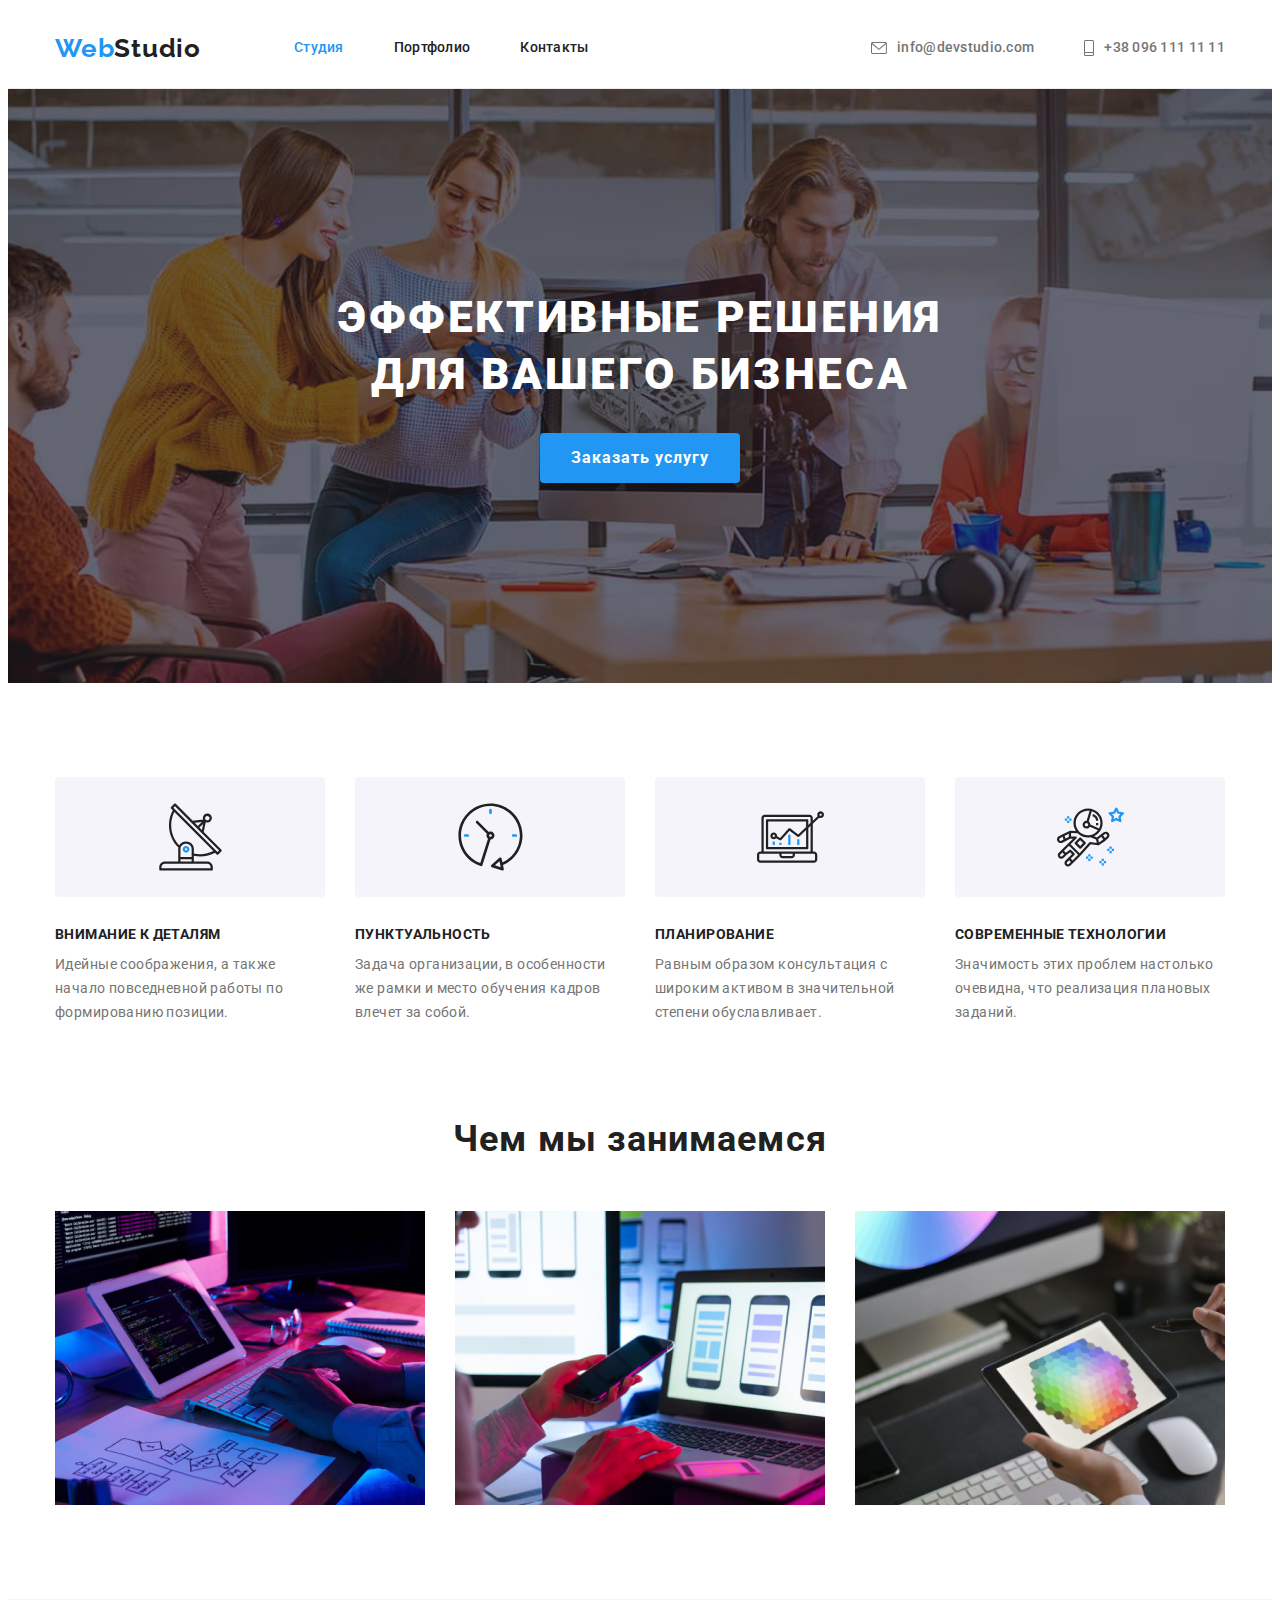
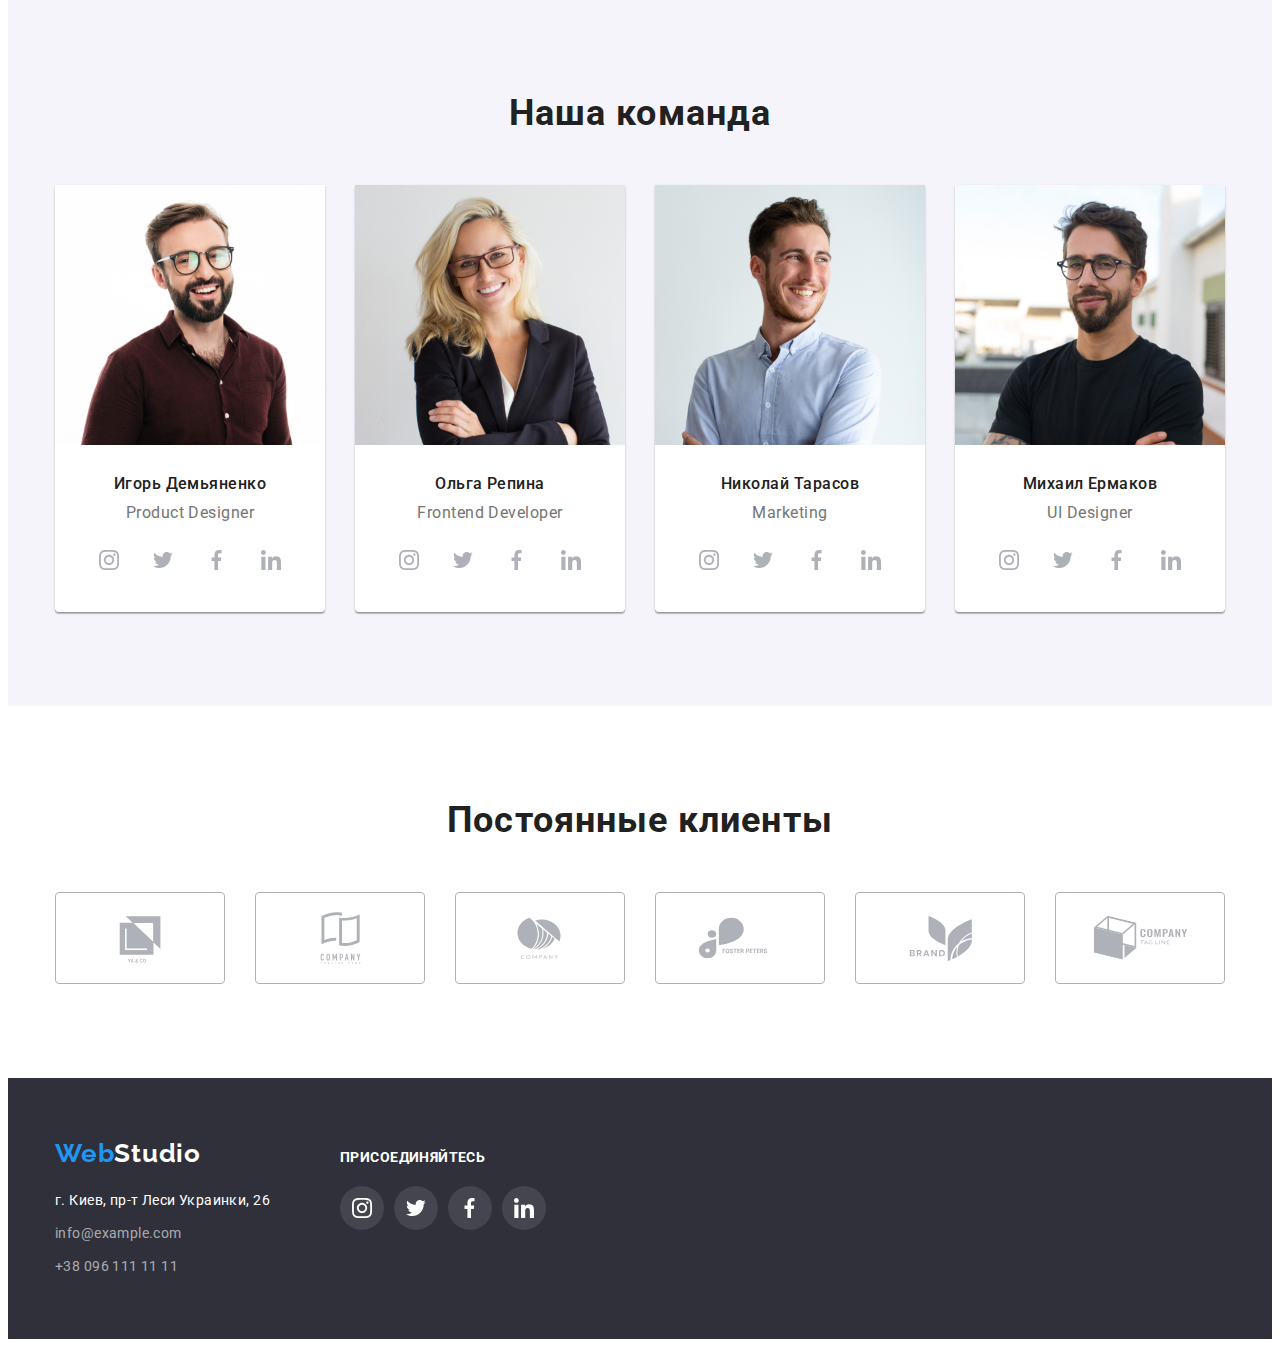
<file: index.html>
<!DOCTYPE html>
<html lang="ru">
  <head>
    <meta charset="UTF-8" />
    <meta http-equiv="X-UA-Compatible" content="IE=edge" />
    <meta name="viewport" content="width=device-width, initial-scale=1.0" />
    <title>Document</title>
    <link
      href="https://fonts.googleapis.com/css2?family=Raleway:wght@700&family=Roboto:wght@400;500;700;900&display=swap"
      rel="stylesheet"
    />
    <link
      rel="stylesheet"
      href="https://cdnjs.cloudflare.com/ajax/libs/modern-normalize/1.1.0/modern-normalize.min.css"
      integrity="sha512-wpPYUAdjBVSE4KJnH1VR1HeZfpl1ub8YT/NKx4PuQ5NmX2tKuGu6U/JRp5y+Y8XG2tV+wKQpNHVUX03MfMFn9Q=="
      crossorigin="anonymous"
      referrerpolicy="no-referrer"
    />
    <link rel="stylesheet" href="./css/styles.css" />
  </head>
  <body>
    <header class="header">
      <div class="container">
        <nav class="header-nav">
          <a class="header-logo link" href="index.html" lang="en"
            >Web<span class="logo-accent-hdr">Studio</span></a
          >
          <ul class="header-list list">
            <li class="header-item">
              <a href="./index.html" class="header-link link current">Студия</a>
            </li>
            <li class="header-item">
              <a href="./portfolio.html" class="header-link link">Портфолио</a>
            </li>
            <li class="header-item">
              <a href="#contacts" class="header-link link">Контакты</a>
            </li>
          </ul>
        </nav>

        <ul class="contacts list">
          <li class="ci">
            <a class="contacts-link link" href="mailto:info@devstudio.com">
              <svg class="contacts-link-icon" width="16" height="12">
                <use href="./images/symbol-defs.svg#icon-envelope"></use>
              </svg>
              info@devstudio.com
            </a>
          </li>
          <li class="ci">
            <a class="contacts-link link" href="tel:+380961111111">
              <svg class="contacts-link-icon" width="10" height="16">
                <use href="./images/symbol-defs.svg#icon-tel"></use>
              </svg>
              +38 096 111 11 11
            </a>
          </li>
        </ul>
      </div>
    </header>

    <main>
      <section class="hero">
        <div class="container">
          <h1 class="hero-text">Эффективные решения для вашего бизнеса</h1>
          <button class="hero-button pointer" type="button">
            <span class="hero-button-text">Заказать услугу</span>
          </button>
        </div>
      </section>

      <section class="section competences">
        <div class="container">
          <ul class="competences-list list">
            <li class="comp-it">
              <div class="frame">
                <svg class="competences-icon" width="70" height="70">
                  <use href="./images/symbol-defs.svg#icon-antenna"></use>
                </svg>
              </div>
              <h2 class="top-text">Внимание к деталям</h2>
              <p class="bottom-text">
                Идейные соображения, а также начало повседневной работы по
                формированию позиции.
              </p>
            </li>
            <li class="comp-it">
              <div class="frame">
                <svg class="competences-icon" width="70" height="70">
                  <use href="./images/symbol-defs.svg#icon-clock"></use>
                </svg>
              </div>
              <h2 class="top-text">Пунктуальность</h2>
              <p class="bottom-text">
                Задача организации, в особенности же рамки и место обучения
                кадров влечет за собой.
              </p>
            </li>
            <li class="comp-it">
              <div class="frame">
                <svg class="competences-icon" width="70" height="70">
                  <use href="./images/symbol-defs.svg#icon-diagram"></use>
                </svg>
              </div>
              <h2 class="top-text">Планирование</h2>
              <p class="bottom-text">
                Равным образом консультация с широким активом в значительной
                степени обуславливает.
              </p>
            </li>
            <li class="comp-it">
              <div class="frame">
                <svg class="competences-icon" width="70" height="70">
                  <use href="./images/symbol-defs.svg#icon-astronaut"></use>
                </svg>
              </div>
              <h2 class="top-text">Современные технологии</h2>
              <p class="bottom-text">
                Значимость этих проблем настолько очевидна, что реализация
                плановых заданий.
              </p>
            </li>
          </ul>
        </div>
      </section>

      <section class="section zero work">
        <div class="container">
          <h2 class="work-title">Чем мы занимаемся</h2>
          <ul class="work-img list">
            <li class="wi">
              <img
                src="./images/img1.jpg"
                alt="Набирает на клавиатуре"
                width="370"
                height="294"
              />
            </li>
            <li class="wi">
              <img
                src="./images/img2.jpg"
                alt="Держит смартфон"
                width="370"
                height="294"
              />
            </li>
            <li class="wi">
              <img
                src="./images/img3.jpg"
                alt="Держит планшет"
                width="370"
                height="294"
              />
            </li>
          </ul>
        </div>
      </section>

      <section class="section bg crew">
        <div class="container">
          <h2 class="crew-title">Наша команда</h2>
          <ul class="crew-list list">
            <li class="crew-item">
              <img
                src="./images/img4.jpg"
                alt="фото Игоря Демьяненко"
                width="270"
                height="260"
              />
              <div class="img-atributes-hdr">
                <h3 class="crew-names">Игорь Демьяненко</h3>
                <p lang="en" class="crew-profession">Product Designer</p>
                <ul class="work-soc-list list">
                  <li class="work-soc-item">
                    <a href="" class="work-soc-link link">
                      <svg class="work-soc-icon" width="20" height="20">
                        <use
                          href="./images/symbol-defs.svg#icon-instagram"
                        ></use>
                      </svg>
                    </a>
                  </li>
                  <li class="work-soc-item">
                    <a href="" class="work-soc-link link">
                      <svg class="work-soc-icon" width="20" height="20">
                        <use href="./images/symbol-defs.svg#icon-twitter"></use>
                      </svg>
                    </a>
                  </li>
                  <li class="work-soc-item">
                    <a href="" class="work-soc-link link">
                      <svg class="work-soc-icon" width="20" height="20">
                        <use
                          href="./images/symbol-defs.svg#icon-facebook"
                        ></use>
                      </svg>
                    </a>
                  </li>
                  <li class="work-soc-item">
                    <a href="" class="work-soc-link link">
                      <svg class="work-soc-icon" width="20" height="20">
                        <use
                          href="./images/symbol-defs.svg#icon-linkedin"
                        ></use>
                      </svg>
                    </a>
                  </li>
                </ul>
              </div>
            </li>
            <li class="crew-item">
              <img
                src="./images/img5.jpg"
                alt="фото Ольги Репиной"
                width="270"
                height="260"
              />
              <div class="img-atributes-hdr">
                <h3 class="crew-names">Ольга Репина</h3>
                <p lang="en" class="crew-profession">Frontend Developer</p>
                <ul class="work-soc-list list">
                  <li class="work-soc-item">
                    <a href="" class="work-soc-link link">
                      <svg class="work-soc-icon" width="20" height="20">
                        <use
                          href="./images/symbol-defs.svg#icon-instagram"
                        ></use>
                      </svg>
                    </a>
                  </li>
                  <li class="work-soc-item">
                    <a href="" class="work-soc-link link">
                      <svg class="work-soc-icon" width="20" height="20">
                        <use href="./images/symbol-defs.svg#icon-twitter"></use>
                      </svg>
                    </a>
                  </li>
                  <li class="work-soc-item">
                    <a href="" class="work-soc-link link">
                      <svg class="work-soc-icon" width="20" height="20">
                        <use
                          href="./images/symbol-defs.svg#icon-facebook"
                        ></use>
                      </svg>
                    </a>
                  </li>
                  <li class="work-soc-item">
                    <a href="" class="work-soc-link link">
                      <svg class="work-soc-icon" width="20" height="20">
                        <use
                          href="./images/symbol-defs.svg#icon-linkedin"
                        ></use>
                      </svg>
                    </a>
                  </li>
                </ul>
              </div>
            </li>
            <li class="crew-item">
              <img
                src="./images/img6.jpg"
                alt="фото Николая Тарасова"
                width="270"
                height="260"
              />
              <div class="img-atributes-hdr">
                <h3 class="crew-names">Николай Тарасов</h3>
                <p lang="en" class="crew-profession">Marketing</p>
                <ul class="work-soc-list list">
                  <li class="work-soc-item">
                    <a href="" class="work-soc-link link">
                      <svg class="work-soc-icon" width="20" height="20">
                        <use
                          href="./images/symbol-defs.svg#icon-instagram"
                        ></use>
                      </svg>
                    </a>
                  </li>
                  <li class="work-soc-item">
                    <a href="" class="work-soc-link link">
                      <svg class="work-soc-icon" width="20" height="20">
                        <use href="./images/symbol-defs.svg#icon-twitter"></use>
                      </svg>
                    </a>
                  </li>
                  <li class="work-soc-item">
                    <a href="" class="work-soc-link link">
                      <svg class="work-soc-icon" width="20" height="20">
                        <use
                          href="./images/symbol-defs.svg#icon-facebook"
                        ></use>
                      </svg>
                    </a>
                  </li>
                  <li class="work-soc-item">
                    <a href="" class="work-soc-link link">
                      <svg class="work-soc-icon" width="20" height="20">
                        <use
                          href="./images/symbol-defs.svg#icon-linkedin"
                        ></use>
                      </svg>
                    </a>
                  </li>
                </ul>
              </div>
            </li>
            <li class="crew-item">
              <img
                src="./images/img7.jpg"
                alt="фото Михаила Ермакова"
                width="270"
                height="260"
              />
              <div class="img-atributes-hdr">
                <h3 class="crew-names">Михаил Ермаков</h3>
                <p lang="en" class="crew-profession">UI Designer</p>
                <ul class="work-soc-list list">
                  <li class="work-soc-item">
                    <a href="" class="work-soc-link link">
                      <svg class="work-soc-icon" width="20" height="20">
                        <use
                          href="./images/symbol-defs.svg#icon-instagram"
                        ></use>
                      </svg>
                    </a>
                  </li>
                  <li class="work-soc-item">
                    <a href="" class="work-soc-link link">
                      <svg class="work-soc-icon" width="20" height="20">
                        <use href="./images/symbol-defs.svg#icon-twitter"></use>
                      </svg>
                    </a>
                  </li>
                  <li class="work-soc-item">
                    <a href="" class="work-soc-link link">
                      <svg class="work-soc-icon" width="20" height="20">
                        <use
                          href="./images/symbol-defs.svg#icon-facebook"
                        ></use>
                      </svg>
                    </a>
                  </li>
                  <li class="work-soc-item">
                    <a href="" class="work-soc-link link">
                      <svg class="work-soc-icon" width="20" height="20">
                        <use
                          href="./images/symbol-defs.svg#icon-linkedin"
                        ></use>
                      </svg>
                    </a>
                  </li>
                </ul>
              </div>
            </li>
          </ul>
        </div>
      </section>

      <section class="section partners">
        <div class="container">
          <h2 class="partners-title">Постоянные клиенты</h2>
          <ul class="partners-list list">
            <li class="partners-item">
              <a href="" class="partners-link link">
                <svg class="partners-icon" width="106" height="60">
                  <use href="./images/symbol-defs.svg#icon-Logo1"></use>
                </svg>
              </a>
            </li>
            <li class="partners-item">
              <a href="" class="partners-link link">
                <svg class="partners-icon" width="106" height="60">
                  <use href="./images/symbol-defs.svg#icon-Logo2"></use>
                </svg>
              </a>
            </li>
            <li class="partners-item">
              <a href="" class="partners-link link">
                <svg class="partners-icon" width="106" height="60">
                  <use href="./images/symbol-defs.svg#icon-Logo3"></use>
                </svg>
              </a>
            </li>
            <li class="partners-item">
              <a href="" class="partners-link link">
                <svg class="partners-icon" width="106" height="60">
                  <use href="./images/symbol-defs.svg#icon-Logo4"></use>
                </svg>
              </a>
            </li>
            <li class="partners-item">
              <a href="" class="partners-link link">
                <svg class="partners-icon" width="106" height="60">
                  <use href="./images/symbol-defs.svg#icon-Logo5"></use>
                </svg>
              </a>
            </li>
            <li class="partners-item">
              <a href="" class="partners-link link">
                <svg class="partners-icon" width="106" height="60">
                  <use href="./images/symbol-defs.svg#icon-Logo6"></use>
                </svg>
              </a>
            </li>
          </ul>
        </div>
      </section>
    </main>

    <footer class="footer">
      <div class="container">
        <section class="footer-main footer-item">
          <a class="footer-logo link" href="index.html" lang="en"
            >Web<span class="logo-accent">Studio</span></a
          >
          <address>
            <ul class="list">
              <li class="footer-info">
                <a
                  class="map-link link"
                  href="https://bit.ly/3pXMvUd"
                  target="_blank"
                  rel="noopener noreferrer"
                  >г. Киев, пр-т Леси Украинки, 26</a
                >
              </li>
              <li class="footer-info">
                <a class="footer-contacts link" href="mailto:info@devstudio.com"
                  >info@example.com</a
                >
              </li>
              <li>
                <a class="footer-contacts link" href="tel:+380961111111"
                  >+38 096 111 11 11</a
                >
              </li>
            </ul>
          </address>
        </section>
        <div class="footer-soc footer-item">
          <p class="soc-title">ПРИСОЕДИНЯЙТЕСЬ</p>
          <ul class="footer-soc-list list">
            <li class="footer-soc-item">
              <a href="" class="footer-soc-link link">
                <svg class="footer-soc-icon" width="20" height="20">
                  <use href="./images/symbol-defs.svg#icon-instagram"></use>
                </svg>
              </a>
            </li>
            <li class="footer-soc-item">
              <a href="" class="footer-soc-link link">
                <svg class="footer-soc-icon" width="20" height="20">
                  <use href="./images/symbol-defs.svg#icon-twitter"></use>
                </svg>
              </a>
            </li>
            <li class="footer-soc-item">
              <a href="" class="footer-soc-link link">
                <svg class="footer-soc-icon" width="20" height="20">
                  <use href="./images/symbol-defs.svg#icon-facebook"></use>
                </svg>
              </a>
            </li>
            <li class="footer-soc-item">
              <a href="" class="footer-soc-link link">
                <svg class="footer-soc-icon" width="20" height="20">
                  <use href="./images/symbol-defs.svg#icon-linkedin"></use>
                </svg>
              </a>
            </li>
          </ul>
        </div>
      </div>
    </footer>
  </body>
</html>
</file>
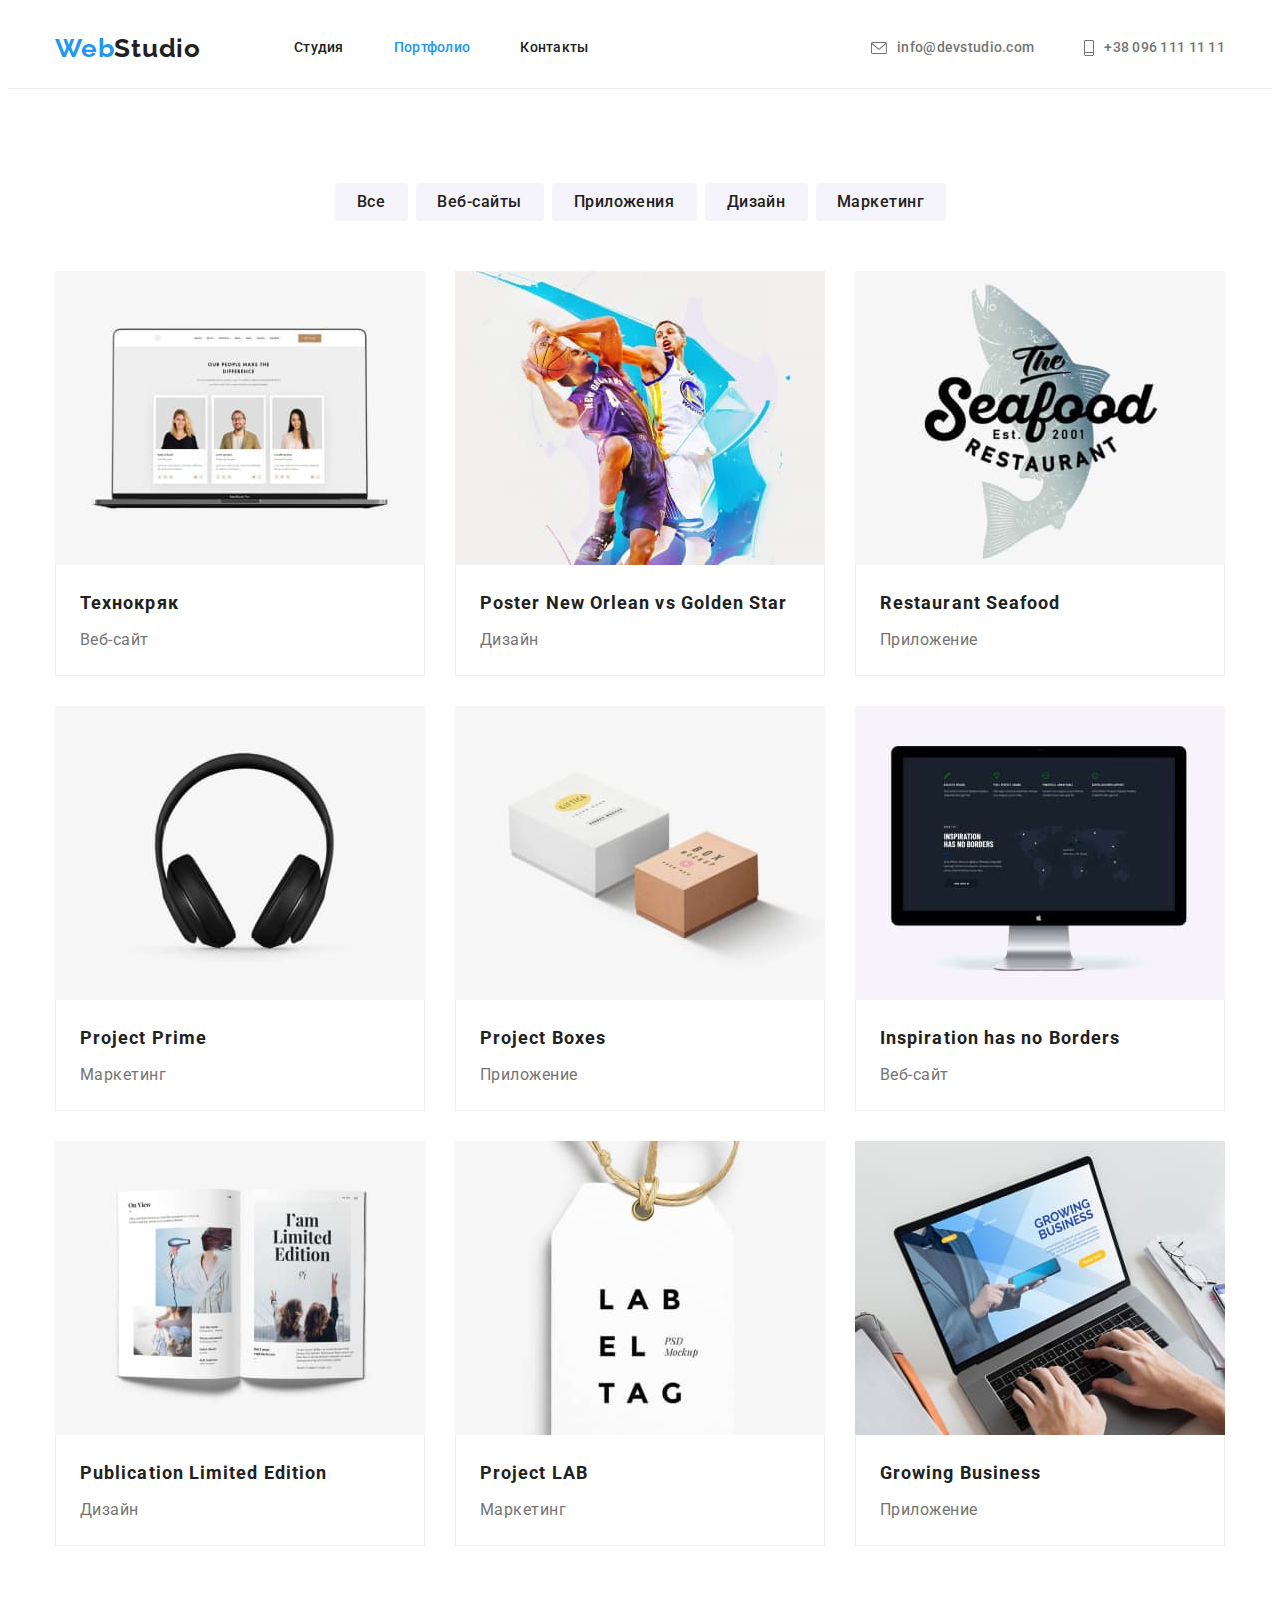
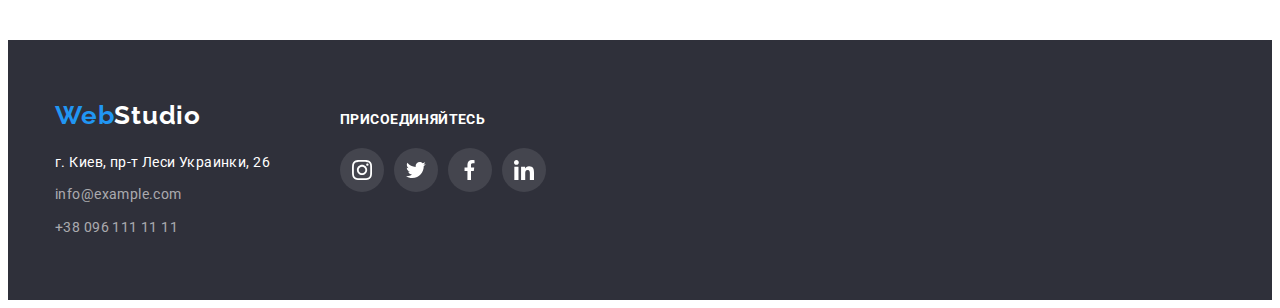
<file: portfolio.html>
<!DOCTYPE html>
<html lang="ru">
  <head>
    <meta charset="UTF-8" />
    <meta http-equiv="X-UA-Compatible" content="IE=edge" />
    <meta name="viewport" content="width=device-width, initial-scale=1.0" />
    <title>Document</title>
    <link
      href="https://fonts.googleapis.com/css2?family=Raleway:wght@700&family=Roboto:wght@400;500;700;900&display=swap"
      rel="stylesheet"
    />
    <link
      rel="stylesheet"
      href="https://cdnjs.cloudflare.com/ajax/libs/modern-normalize/1.1.0/modern-normalize.min.css"
      integrity="sha512-wpPYUAdjBVSE4KJnH1VR1HeZfpl1ub8YT/NKx4PuQ5NmX2tKuGu6U/JRp5y+Y8XG2tV+wKQpNHVUX03MfMFn9Q=="
      crossorigin="anonymous"
      referrerpolicy="no-referrer"
    />
    <link rel="stylesheet" href="./css/styles.css" />
  </head>
  <body>
    <header class="header">
      <div class="container">
        <nav class="header-nav">
          <a class="header-logo link" href="index.html" lang="en"
            >Web<span class="logo-accent-hdr">Studio</span></a
          >
          <ul class="header-list list">
            <li class="header-item">
              <a href="./index.html" class="header-link link">Студия</a>
            </li>
            <li class="header-item">
              <a href="./portfolio.html" class="header-link link current"
                >Портфолио</a
              >
            </li>
            <li class="header-item">
              <a href="#contacts" class="header-link link">Контакты</a>
            </li>
          </ul>
        </nav>

        <ul class="contacts list">
          <li class="ci">
            <a class="contacts-link link" href="mailto:info@devstudio.com">
              <svg class="contacts-link-icon" width="16" height="12">
                <use href="./images/symbol-defs.svg#icon-envelope"></use>
              </svg>
              info@devstudio.com
            </a>
          </li>
          <li class="ci">
            <a class="contacts-link link" href="tel:+380961111111">
              <svg class="contacts-link-icon" width="10" height="16">
                <use href="./images/symbol-defs.svg#icon-tel"></use>
              </svg>
              +38 096 111 11 11
            </a>
          </li>
        </ul>
      </div>
    </header>

    <main>
      <section class="section">
        <div class="container">
          <h1 class="button-list">Список кнопок</h1>
          <ul class="list random">
            <li class="ri">
              <button class="button-one pointer" type="button">
                <span class="button-txt">Все</span>
              </button>
            </li>
            <li class="ri">
              <button class="button-two pointer" type="button">
                <span class="button-txt">Веб-сайты</span>
              </button>
            </li>
            <li class="ri">
              <button class="button-three pointer" type="button">
                <span class="button-txt">Приложения</span>
              </button>
            </li>
            <li class="ri">
              <button class="button-four pointer" type="button">
                <span class="button-txt">Дизайн</span>
              </button>
            </li>
            <li class="ri">
              <button class="button-five pointer" type="button">
                <span class="button-txt">Маркетинг</span>
              </button>
            </li>
          </ul>

          <ul class="projects-list list">
            <li class="portfolio-item link">
              <a href="" class="card link">
                <img
                  src="./images/img8.jpg"
                  alt="фото технокряк"
                  width="370"
                  height="294"
                />
                <div class="img-atributes-port">
                  <h2 class="project-name">Технокряк</h2>
                  <p class="project-sphere">Веб-сайт</p>
                </div>
              </a>
            </li>
            <li class="portfolio-item link">
              <a href="" class="card link">
                <img
                  src="./images/img9.jpg"
                  alt="фото постер басткетболисты"
                  width="370"
                  height="294"
                />
                <div class="img-atributes-port">
                  <h2 lang="en" class="project-name">
                    Poster New Orlean vs Golden Star
                  </h2>
                  <p class="project-sphere">Дизайн</p>
                </div>
              </a>
            </li>
            <li class="portfolio-item link">
              <a href="" class="card link">
                <img
                  src="./images/img10.jpg"
                  alt="фото морской ресторан"
                  width="370"
                  height="294"
                />
                <div class="img-atributes-port">
                  <h2 lang="en" class="project-name">Restaurant Seafood</h2>
                  <p class="project-sphere">Приложение</p>
                </div>
              </a>
            </li>
            <li class="portfolio-item link">
              <a href="" class="card link">
                <img
                  src="./images/img11.jpg"
                  alt="фото проект прайм"
                  width="370"
                  height="294"
                />
                <div class="img-atributes-port">
                  <h2 lang="en" class="project-name">Project Prime</h2>
                  <p class="project-sphere">Маркетинг</p>
                </div>
              </a>
            </li>
            <li class="portfolio-item link">
              <a href="" class="card link">
                <img
                  src="./images/img12.jpg"
                  alt="фото проект коробки"
                  width="370"
                  height="294"
                />
                <div class="img-atributes-port">
                  <h2 lang="en" class="project-name">Project Boxes</h2>
                  <p class="project-sphere">Приложение</p>
                </div>
              </a>
            </li>
            <li class="portfolio-item link">
              <a href="" class="card link">
                <img
                  src="./images/img13.jpg"
                  alt="фото монитор"
                  width="370"
                  height="294"
                />
                <div class="img-atributes-port">
                  <h2 lang="en" class="project-name">
                    Inspiration has no Borders
                  </h2>
                  <p class="project-sphere">Веб-сайт</p>
                </div>
              </a>
            </li>
            <li class="portfolio-item link">
              <a href="" class="card link">
                <img
                  src="./images/img14.jpg"
                  alt="фото ограниченное издание"
                  width="370"
                  height="294"
                />
                <div class="img-atributes-port">
                  <h2 lang="en" class="project-name">
                    Publication Limited Edition
                  </h2>
                  <p class="project-sphere">Дизайн</p>
                </div>
              </a>
            </li>
            <li class="portfolio-item link">
              <a href="" class="card link">
                <img
                  src="./images/img15.jpg"
                  alt="фото проект лаб"
                  width="370"
                  height="294"
                />
                <div class="img-atributes-port">
                  <h2 lang="en" class="project-name">Project LAB</h2>
                  <p class="project-sphere">Маркетинг</p>
                </div>
              </a>
            </li>
            <li class="portfolio-item link">
              <a href="" class="card link">
                <img
                  src="./images/img16.jpg"
                  alt="фото ростущий бизнес"
                  width="370"
                  height="294"
                />
                <div class="img-atributes-port">
                  <h2 lang="en" class="project-name">Growing Business</h2>
                  <p class="project-sphere">Приложение</p>
                </div>
              </a>
            </li>
          </ul>
        </div>
      </section>
    </main>

    <footer class="footer">
      <div class="container">
        <section class="footer-main footer-item">
          <a class="footer-logo link" href="index.html" lang="en"
            >Web<span class="logo-accent">Studio</span></a
          >
          <address>
            <ul class="list">
              <li class="footer-info">
                <a
                  class="map-link link"
                  href="https://bit.ly/3pXMvUd"
                  target="_blank"
                  rel="noopener noreferrer"
                  >г. Киев, пр-т Леси Украинки, 26</a
                >
              </li>
              <li class="footer-info">
                <a class="footer-contacts link" href="mailto:info@devstudio.com"
                  >info@example.com</a
                >
              </li>
              <li>
                <a class="footer-contacts link" href="tel:+380961111111"
                  >+38 096 111 11 11</a
                >
              </li>
            </ul>
          </address>
        </section>
        <div class="footer-soc footer-item">
          <p class="soc-title">ПРИСОЕДИНЯЙТЕСЬ</p>
          <ul class="footer-soc-list list">
            <li class="footer-soc-item">
              <a href="" class="footer-soc-link link">
                <svg class="footer-soc-icon" width="20" height="20">
                  <use href="./images/symbol-defs.svg#icon-instagram"></use>
                </svg>
              </a>
            </li>
            <li class="footer-soc-item">
              <a href="" class="footer-soc-link link">
                <svg class="footer-soc-icon" width="20" height="20">
                  <use href="./images/symbol-defs.svg#icon-twitter"></use>
                </svg>
              </a>
            </li>
            <li class="footer-soc-item">
              <a href="" class="footer-soc-link link">
                <svg class="footer-soc-icon" width="20" height="20">
                  <use href="./images/symbol-defs.svg#icon-facebook"></use>
                </svg>
              </a>
            </li>
            <li class="footer-soc-item">
              <a href="" class="footer-soc-link link">
                <svg class="footer-soc-icon" width="20" height="20">
                  <use href="./images/symbol-defs.svg#icon-linkedin"></use>
                </svg>
              </a>
            </li>
          </ul>
        </div>
      </div>
    </footer>
  </body>
</html>
</file>
<file: css/styles.css>
:root {
  --h-color: #212121;
  --p-color: #757575;
  --accent-color: #2196f3;
  --button-background-color: #f5f4fa;
  --button-color: #212121;
  --button-hoover-portfolio-color: #f5f4fa;
  --white-accent: #ffffff;
  --another-black: #2f303a;
  --main-bgc: #e5e5e5;
}

p,
h1,
h2,
h3,
h4,
h5,
h6 {
  margin: 0;
}

ul,
ol {
  margin: 0;
  padding-left: 0;
}

*,
*::before,
*::after {
  box-sizing: border-box;
}

.container {
  width: 1200px;
  margin: 0 auto;
  padding-left: 15px;
  padding-right: 15px;
}

body {
  background-color: var(--white-accent);
  color: var(--h-color);
  font-family: "Roboto", sans-serif;
  font-size: 14px;
  letter-spacing: 0.03em;
}

.pointer {
  cursor: pointer;
}

img {
  display: block;
}

.list {
  list-style: none;
}

.link {
  text-decoration: none;
}

/* ---------------------------Header index/portfolio-------------------------- */

.header {
  border-bottom: 1px solid #ececec;
}

.header .container {
  background-color: var(--white-accent);
  display: flex;
  align-items: center;
}

.header-nav {
  display: flex;
  align-items: center;
}

.header-logo {
  font-family: "Raleway", sans-serif;
  font-style: normal;
  font-weight: 700;
  font-size: 26px;
  line-height: 1.19;
  letter-spacing: 0.03em;
  color: var(--accent-color);
  margin-right: 93px;
}

.header-list {
  display: flex;
  align-items: center;
  justify-content: space-between;
}

.logo-accent-hdr {
  color: var(--h-color);
}

.header-link {
  color: var(--h-color);
  font-weight: 500;
  line-height: 1.14;
  letter-spacing: 0.02em;
  padding: 32px 0;
  display: block;
}

.current {
  color: var(--accent-color);
}

.header-link:hover,
.header-link:focus {
  color: var(--accent-color);
}

.contacts {
  display: flex;
  align-items: center;
  margin-left: auto;
}

.contacts-link {
  font-weight: 500;
  font-size: 14px;
  line-height: 1.14;
  letter-spacing: 0.02em;
  color: var(--p-color);
  display: flex;
  align-items: center;
  justify-content: center;
  padding: 32px 0;
  color: var(--p-color);
}

.contacts-link-icon {
  margin-right: 10px;
  fill: currentColor;
}

.header-item:not(:last-child) {
  margin-right: 50px;
}

.ci:not(:last-child) {
  margin-right: 50px;
}

.contacts-link:hover,
.contacts-link:focus {
  color: var(--accent-color);
}

.contacts-link:hover .contacts-link-icon,
.contacts-link:focus .contacts-link-icon {
  color: var(--accent-color);
}

/* ---------------------------Hero index-------------------------- */

.hero {
  background-color: var(--another-black);
  background-image: linear-gradient(
      to right,
      rgba(47, 48, 58, 0.4),
      rgba(47, 48, 58, 0.4)
    ),
    url(../images/hero-bg.jpg);
  max-width: 1600px;
  background-repeat: no-repeat;
  background-position: center;
  background-size: cover;
  padding-top: 200px;
  padding-bottom: 200px;
  margin: 0 auto;
}

.hero-text {
  font-weight: 900;
  font-size: 44px;
  line-height: 1.3;
  text-align: center;
  letter-spacing: 0.06em;
  text-transform: uppercase;
  color: var(--white-accent);
  margin-bottom: 30px;
  margin-left: 237px;
  margin-right: 237px;
}

.hero-button {
  font-family: inherit;
  min-width: 200px;
  height: 50px;
  color: var(--white-accent);
  background: var(--accent-color);
  box-shadow: 0px 4px 4px rgba(0, 0, 0, 0.15);
  border-radius: 4px;
  margin: 0 auto;
  border: none;
  display: block;
}

.hero-button-text {
  font-family: inherit;
  font-weight: 700;
  font-size: 16px;
  line-height: 1.87;
  text-align: center;
  letter-spacing: 0.06em;
  color: var(--white-accent);
}

/* ---------------------------Hero portfolio-------------------------- */

.button-list {
  display: none;
}

.button-txt {
  font-family: inherit;
  font-weight: 500;
  font-size: 16px;
  line-height: 1.62;
  text-align: center;
  letter-spacing: 0.03em;
}

.random {
  display: flex;
  justify-content: center;
  margin-bottom: 50px;
}

.ri:not(:last-child) {
  margin-right: 8px;
}

.button-one {
  font-family: inherit;
  min-width: 73px;
  height: 38px;
  color: var(--button-color);
  background: var(--button-background-color);
  border: 1px solid var(--button-background-color);
  border-radius: 4px;
}

.button-one:hover,
.button-one:focus {
  color: var(--button-hoover-portfolio-color);
  background-color: var(--accent-color);
  box-shadow: 0px 3px 1px rgba(0, 0, 0, 0.1), 0px 1px 2px rgba(0, 0, 0, 0.08),
    0px 2px 2px rgba(0, 0, 0, 0.12);
}

.button-two {
  font-family: inherit;
  min-width: 128px;
  height: 38px;
  color: var(--button-color);
  background: var(--button-background-color);
  border: 1px solid var(--button-background-color);
  border-radius: 4px;
}

.button-two:hover,
.button-two:focus {
  color: var(--button-hoover-portfolio-color);
  background-color: var(--accent-color);
  box-shadow: 0px 3px 1px rgba(0, 0, 0, 0.1), 0px 1px 2px rgba(0, 0, 0, 0.08),
    0px 2px 2px rgba(0, 0, 0, 0.12);
}

.button-three {
  font-family: inherit;
  min-width: 145px;
  height: 38px;
  color: var(--button-color);
  background: var(--button-background-color);
  border: 1px solid var(--button-background-color);
  border-radius: 4px;
}

.button-three:hover,
.button-three:focus {
  color: var(--button-hoover-portfolio-color);
  background-color: var(--accent-color);
  box-shadow: 0px 3px 1px rgba(0, 0, 0, 0.1), 0px 1px 2px rgba(0, 0, 0, 0.08),
    0px 2px 2px rgba(0, 0, 0, 0.12);
}

.button-four {
  font-family: inherit;
  min-width: 103px;
  height: 38px;
  color: var(--button-color);
  background: var(--button-background-color);
  border: 1px solid var(--button-background-color);
  border-radius: 4px;
}

.button-four:hover,
.button-four:focus {
  color: var(--button-hoover-portfolio-color);
  background-color: var(--accent-color);
  box-shadow: 0px 3px 1px rgba(0, 0, 0, 0.1), 0px 1px 2px rgba(0, 0, 0, 0.08),
    0px 2px 2px rgba(0, 0, 0, 0.12);
}

.button-five {
  font-family: inherit;
  min-width: 130px;
  height: 38px;
  color: var(--button-color);
  background: var(--button-background-color);
  border: 1px solid var(--button-background-color);
  border-radius: 4px;
}

.button-five:hover,
.button-five:focus {
  color: var(--button-hoover-portfolio-color);
  background-color: var(--accent-color);
  box-shadow: 0px 3px 1px rgba(0, 0, 0, 0.1), 0px 1px 2px rgba(0, 0, 0, 0.08),
    0px 2px 2px rgba(0, 0, 0, 0.12);
}

/* ---------------------------Projects portfolio-------------------------- */

.projects .container {
  background-color: var(--white-accent);
}

.projects-list {
  display: flex;
  flex-wrap: wrap;
  margin-left: -30px;
  margin-bottom: -30px;
}

.portfolio-item {
  flex-basis: calc(100% / 3 - 30px);
  margin-left: 30px;
  margin-bottom: 30px;
}

.img-atributes-port {
  padding-top: 20px;
  padding-bottom: 20px;
  padding-left: 24px;
  padding-right: 24px;
  border-left: 1px solid #eeeeee;
  border-right: 1px solid #eeeeee;
  border-bottom: 1px solid #eeeeee;
}

/* .portfolio-item:hover,
.portfolio-item:focus {
  box-shadow: 0px 1px 1px rgba(0, 0, 0, 0.12), 0px 4px 4px rgba(0, 0, 0, 0.06),
    1px 4px 6px rgba(0, 0, 0, 0.16);
  cursor: pointer;
} */

.card {
  display: block;
}

.card:hover,
.card:focus {
  box-shadow: 0px 1px 1px rgba(0, 0, 0, 0.12), 0px 4px 4px rgba(0, 0, 0, 0.06),
    1px 4px 6px rgba(0, 0, 0, 0.16);
  cursor: pointer;
}

.project-name {
  font-weight: 700;
  font-size: 18px;
  line-height: 2;
  letter-spacing: 0.06em;
  color: var(--h-color);
  margin-bottom: 4px;
}

.project-sphere {
  font-size: 16px;
  line-height: 1.87;
  letter-spacing: 0.03em;
  color: var(--p-color);
}

/* ---------------------------Competences html-------------------------- */

.section {
  padding-top: 94px;
  padding-bottom: 94px;
}

.competences-list {
  display: flex;
}

.comp-it:not(:last-child) {
  margin-right: 30px;
  max-width: 270px;
}

.frame {
  display: flex;
  width: 270px;
  height: 120px;
  align-items: center;
  justify-content: center;
  flex-direction: column;
  margin-bottom: 30px;
  border-radius: 4px;
  background-color: var(--button-background-color);
}

.competences-icon {
  width: 67px;
  height: 70px;
}

.top-text {
  font-weight: 700;
  font-size: 14px;
  line-height: 1.14;
  letter-spacing: 0.03em;
  text-transform: uppercase;
  color: var(--h-color);
  margin-bottom: 10px;
}

.bottom-text {
  line-height: 1.71;
  letter-spacing: 0.03em;
  color: var(--p-color);
  width: 270px;
}

/* -----------------work html--------------------------- */

.zero {
  padding-top: 0;
}

.work-img {
  display: flex;
  width: calc((100% - 60px) / 3);
}

.wi:not(:last-child) {
  margin-right: 30px;
}

.work-title {
  font-weight: 700;
  font-size: 36px;
  line-height: 1.16;
  text-align: center;
  letter-spacing: 0.03em;
  color: var(--h-color);
  margin-bottom: 50px;
  padding-top: 0;
}

/* -----------------crew html--------------------------- */

.bg {
  background-color: var(--button-background-color);
}

.crew-list {
  display: flex;
  margin-left: -30px;
}

.crew-item {
  flex-basis: calc(100% / 4 - 30px);
  margin-left: 30px;
  background-color: var(--white-accent);
  border-radius: 0px 0px 4px 4px;
  box-shadow: 0px 1px 3px rgba(0, 0, 0, 0.12), 0px 1px 1px rgba(0, 0, 0, 0.14),
    0px 2px 1px rgba(0, 0, 0, 0.2);
}

.crew-title {
  font-weight: 700;
  font-size: 36px;
  line-height: 1.16;
  text-align: center;
  letter-spacing: 0.03em;
  color: var(--h-color);
  margin-bottom: 50px;
}

.img-atributes-hdr {
  padding-top: 30px;
  padding-bottom: 30px;
  text-align: center;
}

.crew-names {
  font-weight: 500;
  font-size: 16px;
  line-height: 1.18;
  letter-spacing: 0.03em;
  color: var(--h-color);
  margin-bottom: 10px;
}

.crew-profession {
  font-size: 16px;
  line-height: 1.18;
  letter-spacing: 0.03em;
  color: var(--p-color);
  margin-bottom: 16px;
}

.work-soc-item {
  width: 44px;
  height: 44px;
  margin-right: 10px;
}

.work-soc-item:last-child {
  margin-right: 0;
}

.work-soc-list {
  display: flex;
  justify-content: center;
}

.work-soc-link {
  width: 100%;
  height: 100%;
  border-radius: 50%;
  display: flex;
  align-items: center;
  justify-content: center;
}

.work-soc-link:hover,
.work-soc-link:focus {
  background-color: var(--accent-color);
}

.work-soc-link:hover .work-soc-icon,
.work-soc-link:focus .work-soc-icon {
  fill: var(--white-accent);
}

.work-soc-icon {
  fill: #afb1b8;
}

/* ---------------------------Partners index-------------------------- */

.partners .container {
  width: 1170px;
  height: 184px;
}

.partners-title {
  font-weight: 700;
  font-size: 36px;
  line-height: 1.16;
  text-align: center;
  letter-spacing: 0.03em;
  color: var(--h-color);
  margin-bottom: 50px;
}

.partners-list {
  display: flex;
  align-items: center;
  margin-left: -30px;
  justify-content: center;
}

.partners-item {
  flex-basis: calc(100% / 6 - 30px);
  margin-left: 30px;
  width: 170px;
  height: 92px;
  justify-content: center;
  border: 1px solid #afb1b8;
  border-radius: 4px;
  fill: #afb1b8;
}

.partners-link:hover,
.partners-link:focus {
  border-color: var(--accent-color);
  border: 1px solid --accent-color;
  fill: var(--accent-color);
}

.partners-item:hover,
.partners-item:focus {
  border-color: var(--accent-color);
}

.partners-item:last-child {
  margin-right: 0;
}

.partners-link {
  display: flex;
  width: 170px;
  height: 92px;
  border-radius: 4px;
  cursor: pointer;
  fill: #afb1b8;
  align-items: center;
  justify-content: center;
}

/* ---------------------------Footer index/portfolio-------------------------- */

.footer {
  background-color: var(--another-black);
  padding-top: 60px;
  padding-bottom: 60px;
}

.footer .container {
  display: flex;
  align-items: baseline;
}

.footer-item:not(:last-child) {
  margin-right: 70px;
}

.footer-main {
}

.footer-logo {
  font-family: "Raleway", sans-serif;
  font-weight: 700;
  font-size: 26px;
  line-height: 1.19;
  letter-spacing: 0.03em;
  margin-bottom: 20px;
  color: var(--accent-color);
  display: inline-block;
}

.logo-accent {
  color: var(--white-accent);
}

.footer-info {
  margin-bottom: 9px;
}

.map-link {
  font-style: normal;
  font-size: 14px;
  line-height: 1.7;
  letter-spacing: 0.03em;
  color: var(--white-accent);
  display: inline-block;
}

.map-link:hover,
.map-link:focus {
  color: var(--accent-color);
}

.footer-contacts {
  font-style: normal;
  font-size: 14px;
  line-height: 1.7;
  letter-spacing: 0.03em;
  color: rgba(255, 255, 255, 0.6);
}

.footer-contacts:hover,
.footer-contacts:focus {
  color: var(--accent-color);
}

.footer-soc {
  width: 206px;
  margin-right: auto;
}

.soc-title {
  font-family: inherit;
  font-style: normal;
  font-weight: 700;
  font-size: 14px;
  line-height: 1.14;
  letter-spacing: 0.03em;
  color: var(--white-accent);
  margin-bottom: 20px;
}

.footer-soc-item {
  width: 44px;
  height: 44px;
}

.footer-soc-item:last-child {
  margin-right: 0;
}

.footer-soc-list {
  display: flex;
  padding: 0;
  margin-top: 0;
  list-style: none;
  justify-content: space-between;
  align-items: center;
}

.footer-soc-link {
  width: 44px;
  height: 44px;
  display: inline-flex;
  border-radius: 50%;
  fill: #fff;
  background-color: rgba(255, 255, 255, 0.1);
}

.footer-soc-link:hover,
.footer-soc-link:focus {
  background-color: var(--accent-color);
  fill: #ffffff;
}

.footer-soc-icon {
  margin: 12px 0px 0px 12px;
  align-items: center;
}

.footer-list {
  padding-left: 0px;
}
</file>
